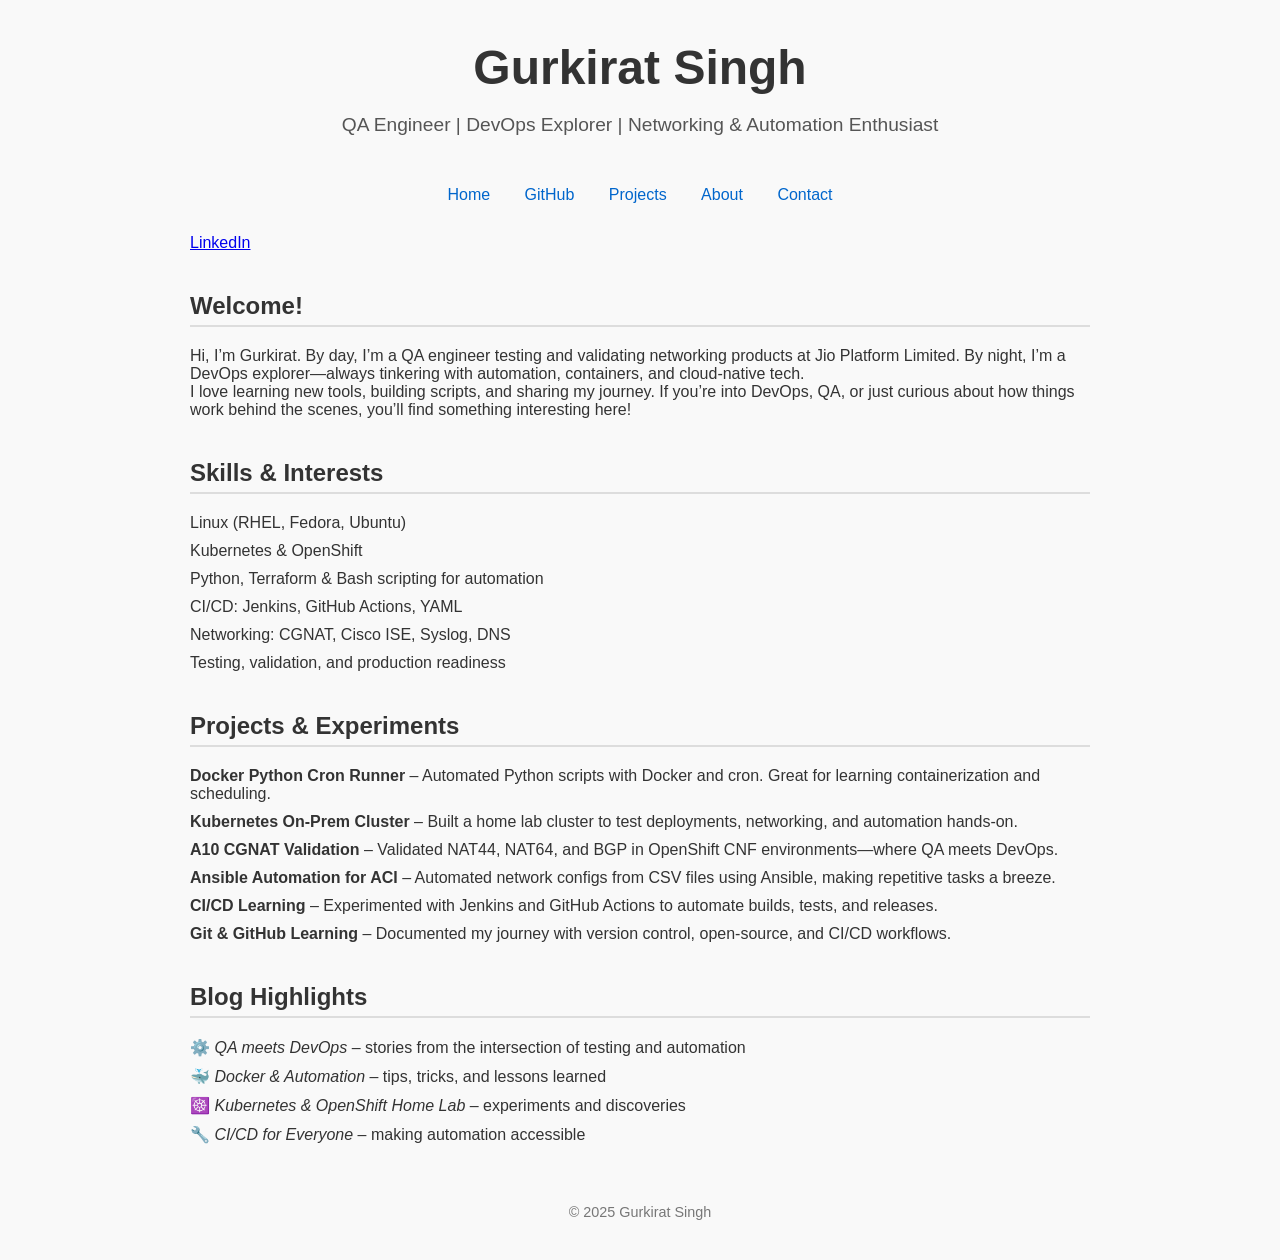
<file: index.html>
<!DOCTYPE html>
<html lang="en">
<head>
  <meta charset="UTF-8" />
  <title>Gurkirat Singh | DevOps & Networking Journey</title>
  <meta name="viewport" content="width=device-width, initial-scale=1.0" />
  <meta name="description" content="Gurkirat Singh’s GitHub Pages – learning DevOps, Kubernetes, OpenShift, Networking, and Automation." />
  <style>
    body {
      font-family: -apple-system, BlinkMacSystemFont, "Segoe UI", Roboto, Oxygen, Ubuntu, Cantarell, "Open Sans", "Helvetica Neue", sans-serif;
      background-color: #f9f9f9;
      color: #333;
      margin: 0;
      padding: 0;
    }
    .container {
      max-width: 900px;
      margin: 0 auto;
      padding: 40px 20px;
    }
    header {
      text-align: center;
      margin-bottom: 50px;
    }
    h1 {
      font-size: 3em;
      margin: 0;
    }
    p.tagline {
      font-size: 1.2em;
      color: #555;
    }
    nav {
      text-align: center;
      margin: 30px 0;
    }
    nav a {
      margin: 0 15px;
      text-decoration: none;
      color: #0066cc;
      font-weight: 500;
    }
    nav a:hover {
      text-decoration: underline;
    }
    section {
      margin: 40px 0;
    }
    h2 {
      border-bottom: 2px solid #ddd;
      padding-bottom: 5px;
    }
    ul {
      list-style: none;
      padding: 0;
    }
    ul li {
      margin: 10px 0;
    }
    footer {
      text-align: center;
      margin-top: 60px;
      font-size: 0.9em;
      color: #777;
    }
  </style>
</head>
<body>
  <div class="container">
    <header>
      <h1>Gurkirat Singh</h1>
      <p class="tagline">QA Engineer | DevOps Explorer | Networking & Automation Enthusiast</p>
    </header>

    <nav>
      <a href="/index.html">Home</a> 
      <a href="https://github.com/gurkiratm">GitHub</a>
      <a href="/projects.html">Projects</a>
      <a href="/about.html">About</a>
      <a href="mailto:gurkiratmall207+git@gmail.com">Contact</a>
    </nav>
    <script src="https://platform.linkedin.com/badges/js/profile.js" async defer type="text/javascript"></script>
    <div class="badge-base LI-profile-badge" data-locale="en_US" data-size="medium" data-theme="light" data-type="HORIZONTAL" data-vanity="gurkiratm" data-version="v1"><a class="badge-base__link LI-simple-link" href="https://in.linkedin.com/in/gurkiratm?trk=profile-badge">LinkedIn</a></div>
    <section>
      <h2>Welcome!</h2>
      <p>Hi, I’m Gurkirat. By day, I’m a QA engineer testing and validating networking products at Jio Platform Limited. By night, I’m a DevOps explorer—always tinkering with automation, containers, and cloud-native tech.<br>
      I love learning new tools, building scripts, and sharing my journey. If you’re into DevOps, QA, or just curious about how things work behind the scenes, you’ll find something interesting here!</p>
    </section>
    <section>
      <h2>Skills & Interests</h2>
      <ul>
        <li>Linux (RHEL, Fedora, Ubuntu)</li>
        <li>Kubernetes & OpenShift</li>
        <li>Python, Terraform & Bash scripting for automation</li>
        <li>CI/CD: Jenkins, GitHub Actions, YAML</li>
        <li>Networking: CGNAT, Cisco ISE, Syslog, DNS</li>
        <li>Testing, validation, and production readiness</li>
      </ul>
    </section>

    <section>
      <h2>Projects & Experiments</h2>
      <ul>
        <li><strong>Docker Python Cron Runner</strong> – Automated Python scripts with Docker and cron. Great for learning containerization and scheduling.</li>
        <li><strong>Kubernetes On-Prem Cluster</strong> – Built a home lab cluster to test deployments, networking, and automation hands-on.</li>
        <li><strong>A10 CGNAT Validation</strong> – Validated NAT44, NAT64, and BGP in OpenShift CNF environments—where QA meets DevOps.</li>
        <li><strong>Ansible Automation for ACI</strong> – Automated network configs from CSV files using Ansible, making repetitive tasks a breeze.</li>
        <li><strong>CI/CD Learning</strong> – Experimented with Jenkins and GitHub Actions to automate builds, tests, and releases.</li>
        <li><strong>Git & GitHub Learning</strong> – Documented my journey with version control, open-source, and CI/CD workflows.</li>
      </ul>
    </section>

    <section>
      <h2>Blog Highlights</h2>
      <ul>
        <li>⚙️ <em>QA meets DevOps</em> – stories from the intersection of testing and automation</li>
        <li>🐳 <em>Docker & Automation</em> – tips, tricks, and lessons learned</li>
        <li>☸️ <em>Kubernetes & OpenShift Home Lab</em> – experiments and discoveries</li>
        <li>🔧 <em>CI/CD for Everyone</em> – making automation accessible</li>
      </ul>
    </section>

    <footer>
      &copy; 2025 Gurkirat Singh 
      <!-- &copy; 2025 Gurkirat Singh • Built with ❤️ on GitHub Pages -->
    </footer>
  </div>
</body>
</html>
</file>
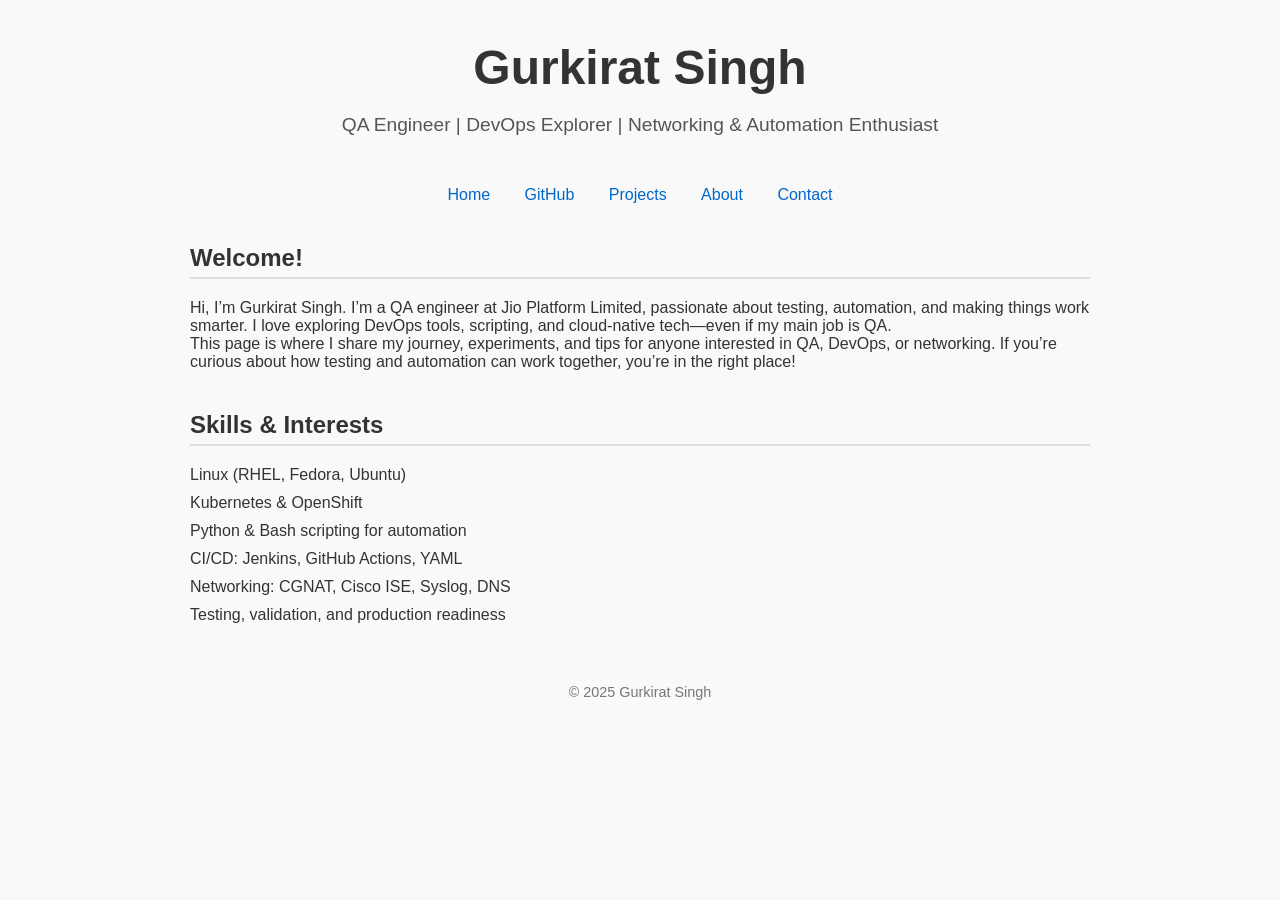
<file: about.html>
<!DOCTYPE html>
<html lang="en">
<head>
  <meta charset="UTF-8" />
  <title>About | Gurkirat Singh</title>
  <meta name="viewport" content="width=device-width, initial-scale=1.0" />
  <meta name="description" content="About Gurkirat Singh – DevOps, Networking, Automation, and Cloud-Native journey." />
  <style>
    body {
      font-family: -apple-system, BlinkMacSystemFont, "Segoe UI", Roboto, Oxygen, Ubuntu, Cantarell, "Open Sans", "Helvetica Neue", sans-serif;
      background-color: #f9f9f9;
      color: #333;
      margin: 0;
      padding: 0;
    }
    .container {
      max-width: 900px;
      margin: 0 auto;
      padding: 40px 20px;
    }
    header {
      text-align: center;
      margin-bottom: 50px;
    }
    h1 {
      font-size: 3em;
      margin: 0;
    }
    p.tagline {
      font-size: 1.2em;
      color: #555;
    }
    nav {
      text-align: center;
      margin: 30px 0;
    }
    nav a {
      margin: 0 15px;
      text-decoration: none;
      color: #0066cc;
      font-weight: 500;
    }
    nav a:hover {
      text-decoration: underline;
    }
    section {
      margin: 40px 0;
    }
    h2 {
      border-bottom: 2px solid #ddd;
      padding-bottom: 5px;
    }
    ul {
      list-style: none;
      padding: 0;
    }
    ul li {
      margin: 10px 0;
    }
    footer {
      text-align: center;
      margin-top: 60px;
      font-size: 0.9em;
      color: #777;
    }
  </style>
</head>
<body>
  <div class="container">
    <header>
      <h1>Gurkirat Singh</h1>
      <p class="tagline">QA Engineer | DevOps Explorer | Networking & Automation Enthusiast</p>
    </header>

    <nav>
      <a href="/index.html">Home</a> 
      <a href="https://github.com/gurkiratm">GitHub</a>
      <a href="/projects.html">Projects</a>
      <a href="/about.html">About</a>
      <a href="mailto:gurkiratmall207+git@gmail.com">Contact</a>
    </nav>
    </header>

    <section>
      <h2>Welcome!</h2>
      <p>Hi, I’m Gurkirat Singh. I’m a QA engineer at Jio Platform Limited, passionate about testing, automation, and making things work smarter. I love exploring DevOps tools, scripting, and cloud-native tech—even if my main job is QA.<br>
      This page is where I share my journey, experiments, and tips for anyone interested in QA, DevOps, or networking. If you’re curious about how testing and automation can work together, you’re in the right place!</p>
    </section>

    <section>
      <h2>Skills & Interests</h2>
      <ul>
        <li>Linux (RHEL, Fedora, Ubuntu)</li>
        <li>Kubernetes & OpenShift </li>
        <li>Python & Bash scripting for automation</li>
        <li>CI/CD: Jenkins, GitHub Actions, YAML</li>
        <li>Networking: CGNAT, Cisco ISE, Syslog, DNS</li>
        <li>Testing, validation, and production readiness</li>
      </ul>
    </section>

    <footer>
      &copy; 2025 Gurkirat Singh
      <!-- &copy; 2025 Gurkirat Singh • Built with ❤️ on GitHub Pages -->
    </footer>
  </div>
</body>
</html>
</file>
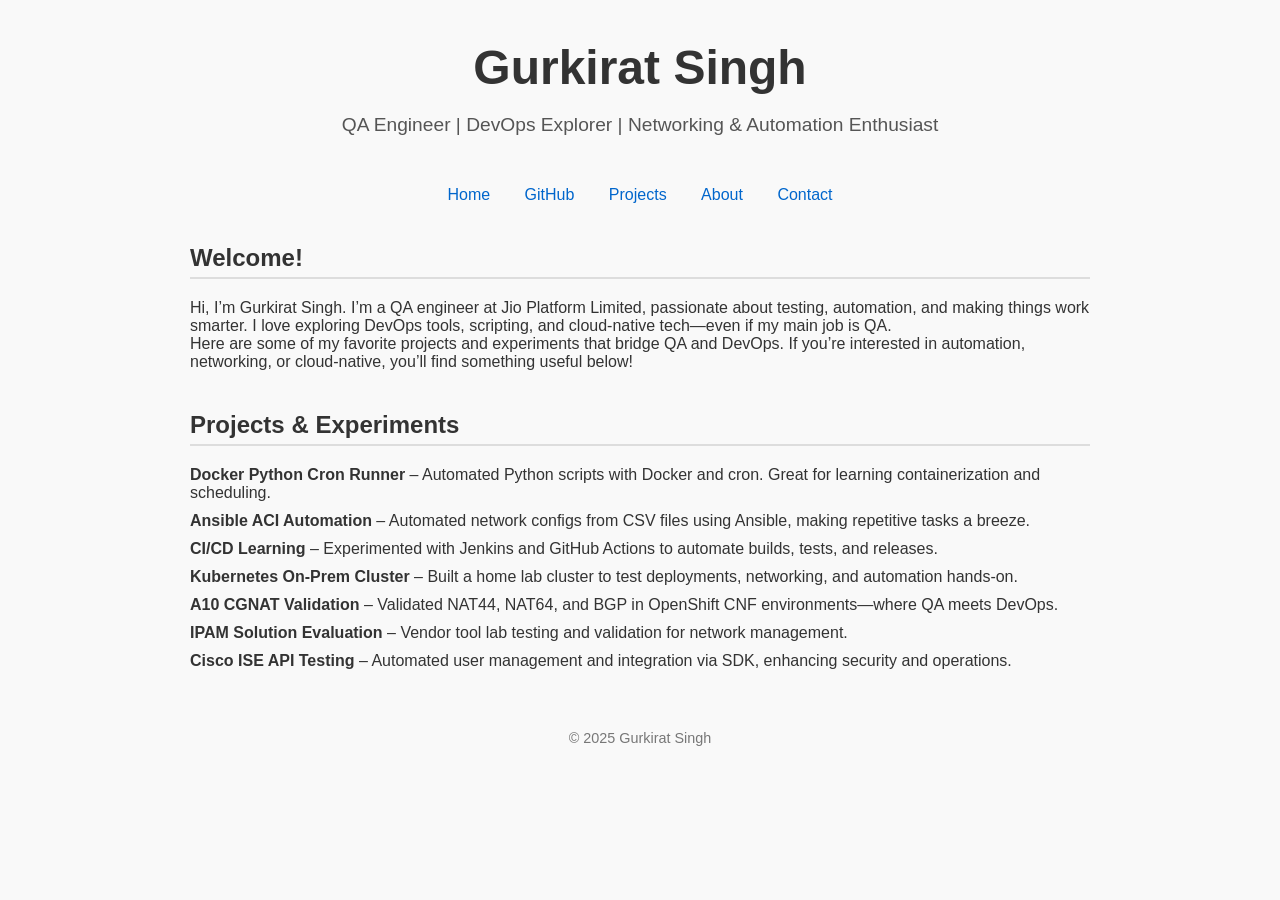
<file: projects.html>
<!DOCTYPE html>
<html lang="en">
<head>
  <meta charset="UTF-8" />
  <title>Projects | Gurkirat Singh</title>
  <meta name="viewport" content="width=device-width, initial-scale=1.0" />
  <meta name="description" content="Projects by Gurkirat Singh – DevOps, Networking, Automation, and Cloud-Native work." />
  <style>
    body {
      font-family: -apple-system, BlinkMacSystemFont, "Segoe UI", Roboto, Oxygen, Ubuntu, Cantarell, "Open Sans", "Helvetica Neue", sans-serif;
      background-color: #f9f9f9;
      color: #333;
      margin: 0;
      padding: 0;
    }
    .container {
      max-width: 900px;
      margin: 0 auto;
      padding: 40px 20px;
    }
    header {
      text-align: center;
      margin-bottom: 50px;
    }
    h1 {
      font-size: 3em;
      margin: 0;
    }
    p.tagline {
      font-size: 1.2em;
      color: #555;
    }
    nav {
      text-align: center;
      margin: 30px 0;
    }
    nav a {
      margin: 0 15px;
      text-decoration: none;
      color: #0066cc;
      font-weight: 500;
    }
    nav a:hover {
      text-decoration: underline;
    }
    section {
      margin: 40px 0;
    }
    h2 {
      border-bottom: 2px solid #ddd;
      padding-bottom: 5px;
    }
    ul {
      list-style: none;
      padding: 0;
    }
    ul li {
      margin: 10px 0;
    }
    footer {
      text-align: center;
      margin-top: 60px;
      font-size: 0.9em;
      color: #777;
    }
  </style>
</head>
<body>
  <div class="container">
    <header>
      <h1>Gurkirat Singh</h1>
      <p class="tagline">QA Engineer | DevOps Explorer | Networking & Automation Enthusiast</p>
    </header>
    <nav>
      <a href="/index.html">Home</a> 
      <a href="https://github.com/gurkiratm">GitHub</a>
      <a href="/projects.html">Projects</a>
      <a href="/about.html">About</a>
      <a href="mailto:gurkiratmall207+git@gmail.com">Contact</a>
    </nav>
    <section>
      <h2>Welcome!</h2>
      <p>Hi, I’m Gurkirat Singh. I’m a QA engineer at Jio Platform Limited, passionate about testing, automation, and making things work smarter. I love exploring DevOps tools, scripting, and cloud-native tech—even if my main job is QA.<br>
      Here are some of my favorite projects and experiments that bridge QA and DevOps. If you’re interested in automation, networking, or cloud-native, you’ll find something useful below!</p>
    </section>

    <section>
      <h2>Projects & Experiments</h2>
      <ul>
        <li><strong>Docker Python Cron Runner</strong> – Automated Python scripts with Docker and cron. Great for learning containerization and scheduling.</li>
        <li><strong>Ansible ACI Automation</strong> – Automated network configs from CSV files using Ansible, making repetitive tasks a breeze.</li>
        <li><strong>CI/CD Learning</strong> – Experimented with Jenkins and GitHub Actions to automate builds, tests, and releases.</li>
        <li><strong>Kubernetes On-Prem Cluster</strong> – Built a home lab cluster to test deployments, networking, and automation hands-on.</li>
        <li><strong>A10 CGNAT Validation</strong> – Validated NAT44, NAT64, and BGP in OpenShift CNF environments—where QA meets DevOps.</li>
        <li><strong>IPAM Solution Evaluation</strong> – Vendor tool lab testing and validation for network management.</li>
        <li><strong>Cisco ISE API Testing</strong> – Automated user management and integration via SDK, enhancing security and operations.</li>
      </ul>
    </section>

    <footer>
      &copy; 2025 Gurkirat Singh
      <!-- &copy; 2025 Gurkirat Singh • Built with ❤️ on GitHub Pages -->
    </footer>
  </div>
</body>
</file>
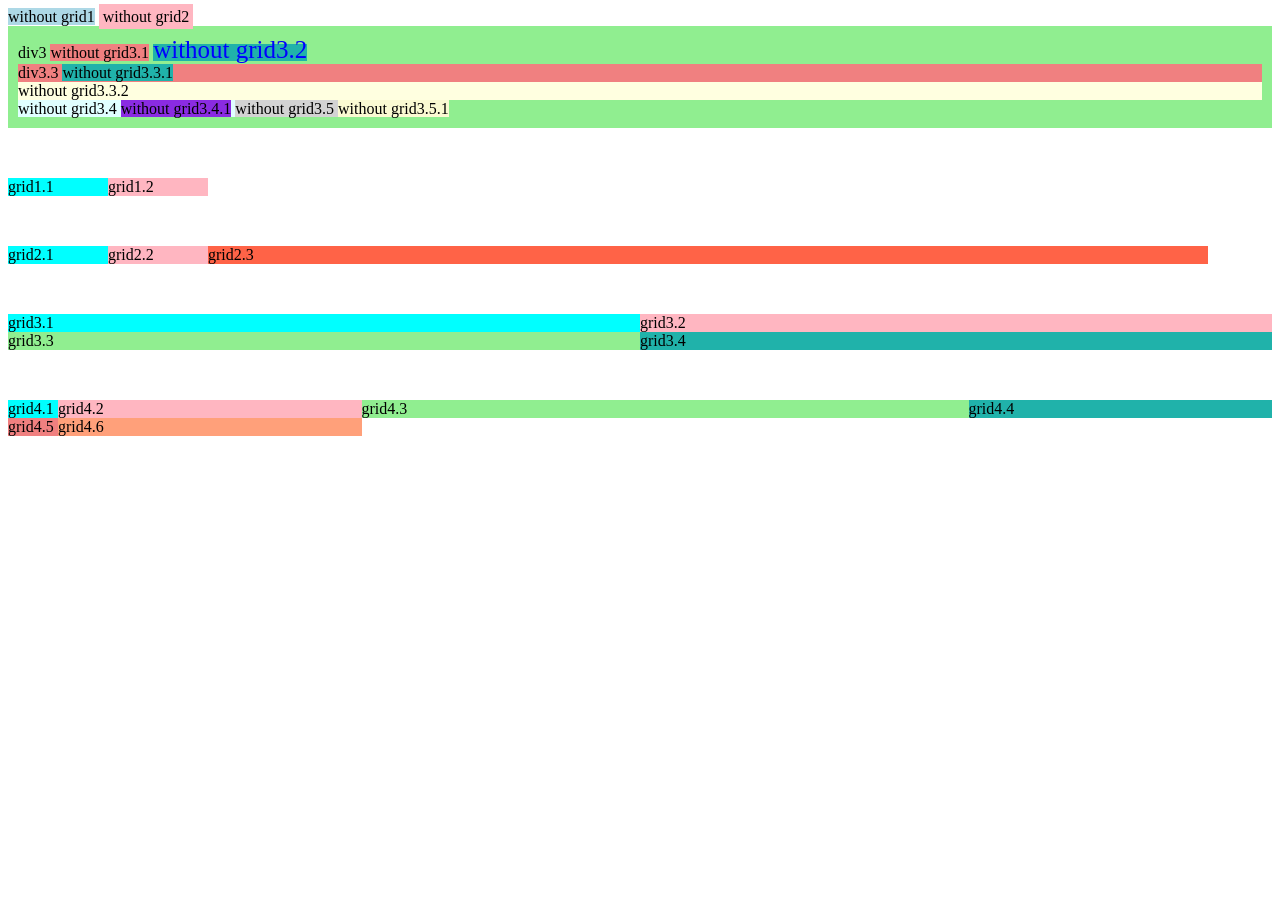
<file: Learning html and css/div_grid_practice.html>
<!DOCTYPE html>
<html>
  <head>
    <title> grid Practice</title>
      <style>
        /* div{
          background-color: grey;
        } */
        .div1_class{
          
        }
        </style>
  </head>
  <body>
    <div style="background-color: lightblue; display: inline;">without grid1</div>
    <div style="background-color: lightpink; display: inline;padding: 4px;">without grid2</div>
    <div style="background-color: lightgreen; margin-bottom: 50px;padding:10px;">div3
      <div style="background-color: lightcoral; display: inline;">without grid3.1</div>
      <div style="background-color: lightseagreen; display: inline;"><p style="color: blue;display: inline; font-size: 25px;">without grid3.2</p></div>
      <div style="background-color: lightcoral;">div3.3
        <div style="background-color: lightseagreen;display: inline;">without grid3.3.1</div>
        <div style="background-color: lightyellow;">without grid3.3.2</div>
      </div>
      <div style="background-color: lightcyan;display: inline;">without grid3.4
        <div style="background-color: blueviolet;display: inline;">without grid3.4.1</div>
      </div>
      <div style="background-color: lightgray;display: inline;">without grid3.5
        <div style="background-color: lightgoldenrodyellow;display: inline;">without grid3.5.1</div>
      </div>
      <!-- when having more than one column using div we can't create rows inside the colums. 
       workaround is to create mutliple div without display inline and create columns in it -->
    </div>
    <div style="display: grid;
      grid-template-columns: 100px 100px;">
      <div style="background-color: aqua;">
          grid1.1 
      </div>
      <div style="background-color: lightpink;">
          grid1.2
      </div>
    </div>
    <!-- layout is more rigid for grid -->
    <div style="
      margin-top: 50px;
      display: grid;
      grid-template-columns: 100px 100px 1000px;">
      <div style="background-color: aqua;">
        grid2.1
      </div>
      <div style="background-color: lightpink;">
        grid2.2
      </div>
      <div style="background-color: tomato;">
       grid2.3
      </div>
      <!-- <div style="background-color:burlywood;">
        div6
      </div> -->
    </div>
    <div style="
      margin-top: 50px;
      display: grid;
      grid-template-columns: 1fr 1fr;">
      <!-- grid-template-columns: 100px 1fr;"> -->
      <div style="background-color: aqua;"> grid3.1 </div>
      <div style="background-color: lightpink;"> grid3.2 </div>
      <div style="background-color: lightgreen;"> grid3.3 </div>
      <div style="background-color: lightseagreen;"> grid3.4 </div>
    </div>
    <div style="
    margin-top: 50px;
    display: grid;
    grid-template-columns: 50px 1fr 2fr 1fr;">
      <div style="background-color: aqua;"> grid4.1 </div>
      <div style="background-color: lightpink;"> grid4.2 </div>
      <div style="background-color: lightgreen;"> grid4.3 </div>
      <div style="background-color: lightseagreen;"> grid4.4 </div>
      <div style="background-color: lightcoral;"> grid4.5 </div>
      <div style="background-color: lightsalmon;"> grid4.6 </div>
    </div>
  </body>
</html>
</file>
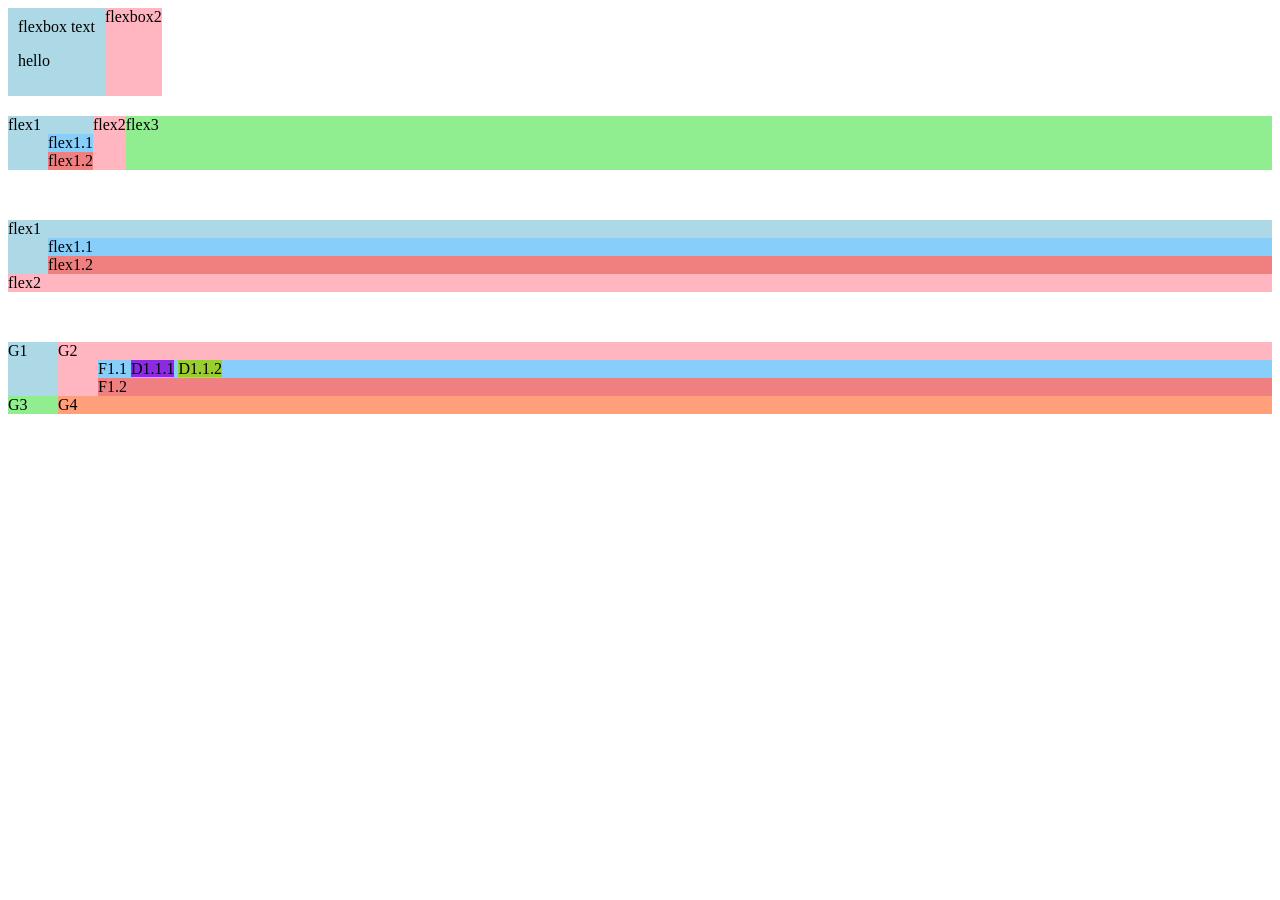
<file: Learning html and css/flex_practice.html>
<!DOCTYPE html>
<html>
  <head>
    <title>Flexbox Practice</title>
  </head>
  <body>
    <div style="
        display: flex; margin-bottom: 20px;">
      <div style="background-color: lightblue;padding: 10px;">
        flexbox text
        <p>hello</p>
      </div>
      <div style="background-color: lightpink;">
        flexbox2
      </div>
    </div>

    <div style="display: flex; flex-direction: row;">
      <div style="display: flex; flex-direction: column;background-color:lightblue;">flex1
        <div style="background-color: lightskyblue;margin-left: 40px;">flex1.1</div>
        <div style="background-color: lightcoral;margin-left: 40px;">flex1.2</div>
      </div>
      <div style="background-color:lightpink;">flex2</div>
      <div style="background-color:lightgreen;flex: 1;">flex3</div>
    </div>
    
    <div style="display: flex; flex-direction: column;margin-top: 50px;">
      <div style="display: flex; flex-direction: column;background-color:lightblue;">flex1
        <div style="background-color: lightskyblue;margin-left: 40px;">flex1.1</div>
        <div style="background-color: lightcoral;margin-left: 40px;">flex1.2</div>
      </div>
      <div style="background-color:lightpink;">flex2</div>
      <!-- <div style="background-color:lightgreen;">flex3</div> -->
    </div>

    <div style="display: grid; grid-template-columns: 50px 1fr ;margin-top: 50px;">
      <div style="background-color:lightblue;">
        G1
      </div>
      <div style="display: flex; flex-direction: column;background-color:lightpink;">G2
        <div style="background-color: lightskyblue;margin-left: 40px;">F1.1
          <div style="background-color: blueviolet;display: inline;">D1.1.1</div>
          <div style="background-color: yellowgreen;display: inline;">D1.1.2</div>
        </div>
        <div style="background-color: lightcoral;margin-left: 40px;">F1.2</div>
      </div>
      <!-- <div style="background-color:lightgreen;">flex3</div> -->
       <div style="background-color:lightgreen;">G3</div>
       <div style="background-color:lightsalmon;">G4</div>
    </div>
  </body>
</ht
</file>
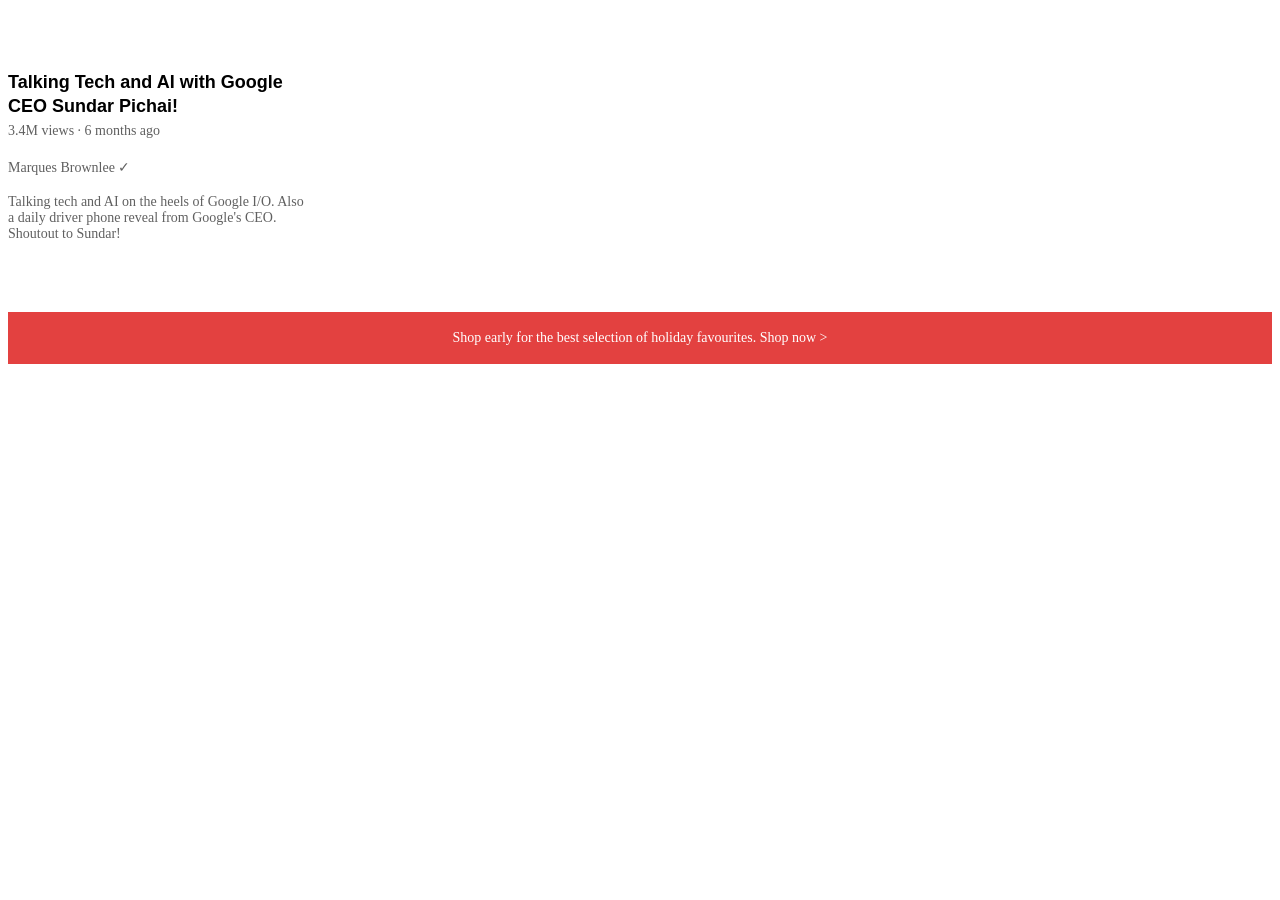
<file: Learning html and css/text.html>
<!DOCTYPE html>
<html>
  <head>
    <title>Text_html</title>
    <link rel="stylesheet" href="test_style.css">
    <link rel="preconnect" href="https://fonts.googleapis.com">
    <link rel="preconnect" href="https://fonts.gstatic.com" crossorigin>
    <link href="https://fonts.googleapis.com/css2?family=Roboto:ital,wght@0,100..900;1,100..900&display=swap" rel="stylesheet">
  </head>
  <body>
    <p class="video-title"> 
      Talking Tech and AI with Google CEO Sundar Pichai!
    </p>
    <p class="video-views">
      3.4M views &#183; 6 months ago
    </p>
    <p class="channel-name">
      Marques Brownlee &#x2713;
    </p>
    <p class="video-description">
      Talking tech and AI on the heels of Google I/O. Also a daily driver phone reveal from Google's CEO. Shoutout to Sundar!
    </p>
    <p class="apple-text">
      Shop early for the best selection of holiday favourites. <span class="shop-span"> Shop now &gt </span>
      <!-- Shop early for the best <strong>selection</strong> of <u>holiday</u> favourites. Shop now &gt -->
    </p>
  </body>
</html>
</file>
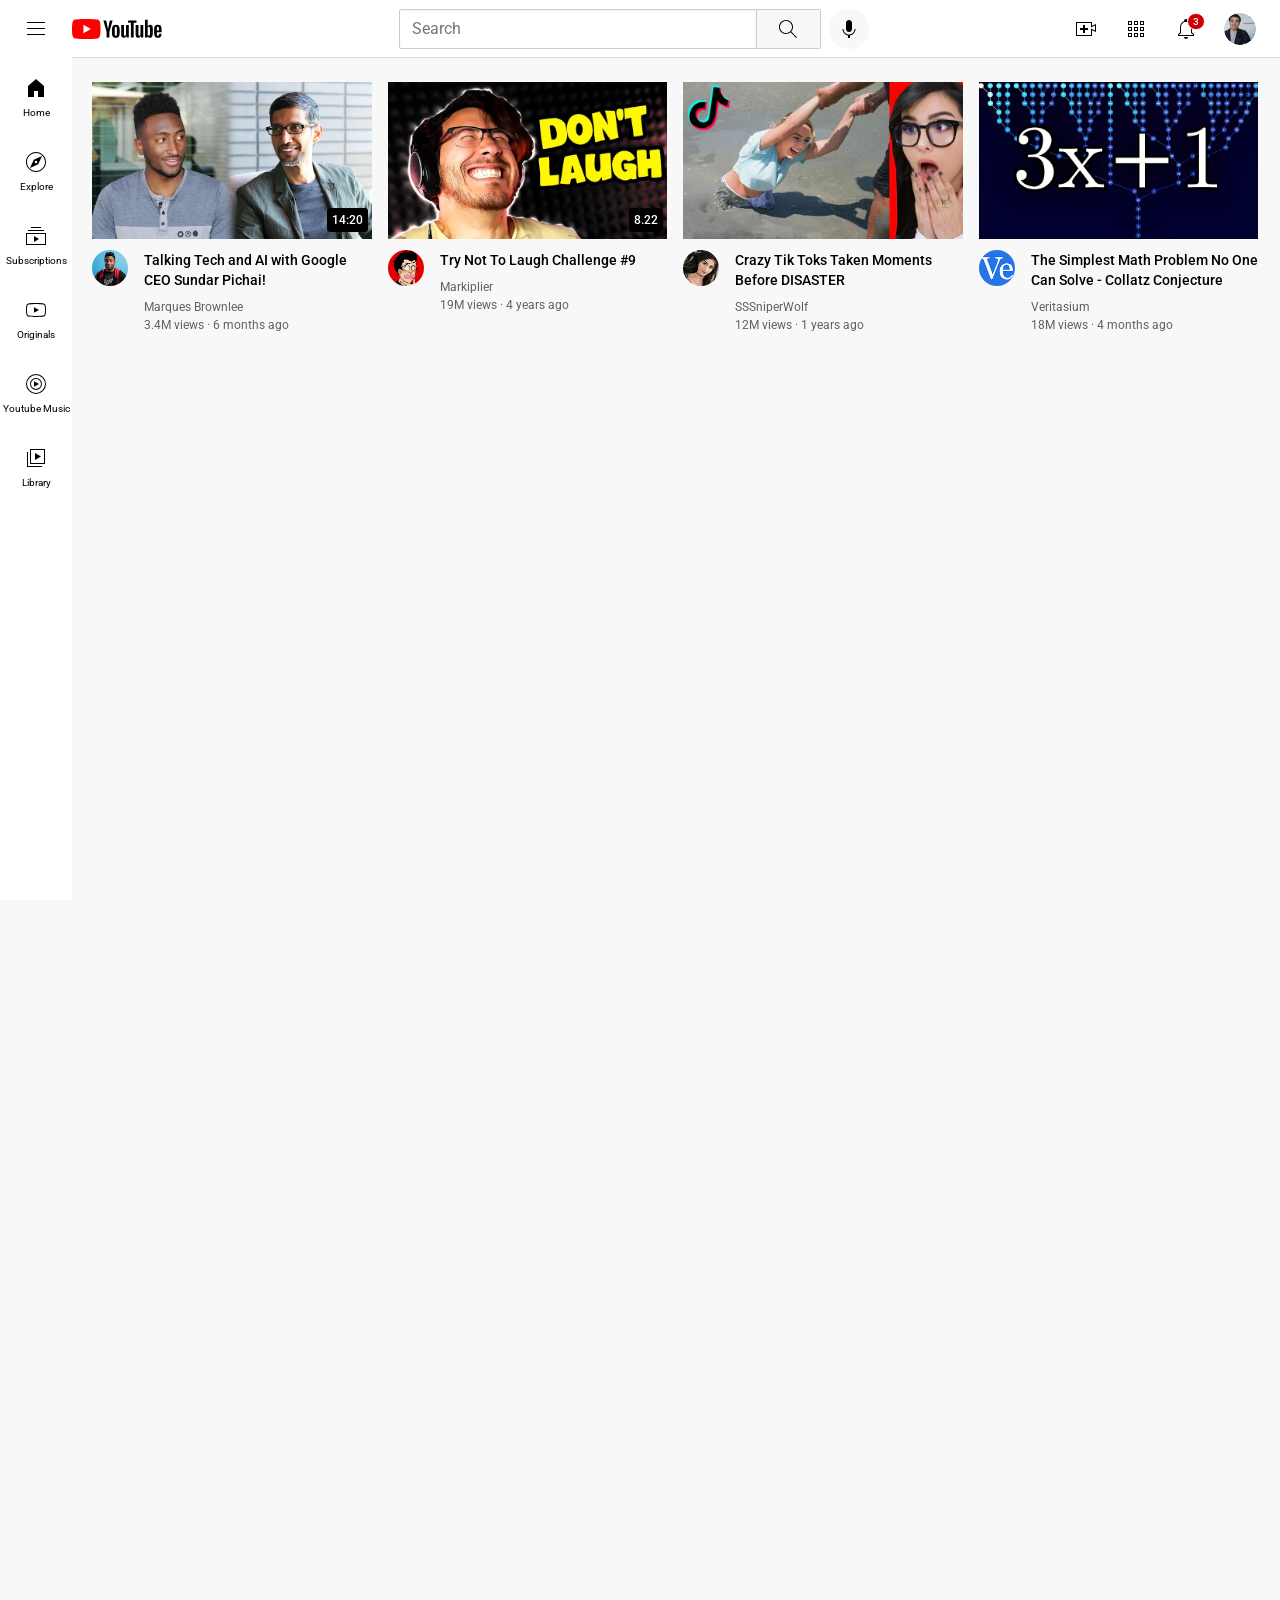
<file: Learning html and css/youtube_clone/youtube_exercise.html>
<!DOCTYPE html>
<html>
  <head>
    <title>Youtube clone</title>
    <link rel="stylesheet" href="general.css">
    <link rel="stylesheet" href="header.css">
    <link rel="stylesheet" href="sidebar.css">
    <link rel="stylesheet" href="body.css">
    <link rel="preconnect" href="https://fonts.googleapis.com">
    <link rel="preconnect" href="https://fonts.gstatic.com" crossorigin>
    <link href="https://fonts.googleapis.com/css2?family=Roboto:ital,wght@0,100..900;1,100..900&display=swap" rel="stylesheet">
  </head>
  <body>
    <header class="header">
      <div class="left-section">
        <img class="icon-hamburger" src="icons&images/hamburger-menu.svg">
        <img class="icon-youtube" src="icons&images/youtube-logo.svg">
      </div>
      <div class="middle-section">
        <input class="search-bar" type="text" placeholder="Search">
        <button class="search-button">
          <img class="icon-search" src="icons&images/search.svg">
          <div class="tooltip">Search</div>
        </button>
        <button class="voice-button">
          <img class="icon-voice" src="icons&images/voice-search-icon.svg">
          <div class="tooltip">Search with voice</div>
          <!-- <div>Search with voice</div>  can also target div directly by .search-button div {}-->
        </button>
      </div>
      <div class="right-section">
        <div class="container-icon-upload">
          <img class="icon-upload" src="icons&images/upload.svg">
          <div class="tooltip">Create</div>
        </div>
        <div class="container-apps">
          <img class="icon-apps" src="icons&images/youtube-apps.svg" >
          <div class="tooltip">YouTube Apps</div>
        </div>
        <div class="notifications-container">
          <img class="icon-notifications" src="icons&images/notifications.svg" >
          <div class="icon-notifications-count">3</div>
          <div class="tooltip">Notifications</div>
        </div>
        <img class="channel-img" src="icons&images/my-channel.jpeg">
      </div>
    </header>

    <nav class="sidebar">
      <div class="sidebar-links">
        <img class="sidebar-icons" src="icons&images/home.svg">
        <div class="sidebar-icons-name">Home</div>
      </div>
      <div class="sidebar-links">
        <img class="sidebar-icons" src="icons&images/explore.svg">
        <div class="sidebar-icons-name">Explore</div>
      </div>
      <div class="sidebar-links">
        <img class="sidebar-icons" src="icons&images/subscriptions.svg">
        <div class="sidebar-icons-name">Subscriptions</div>
      </div>
      <div class="sidebar-links">
        <img class="sidebar-icons" src="icons&images/originals.svg">
        <div class="sidebar-icons-name">Originals</div>
        </div>
      <div class="sidebar-links">
        <img class="sidebar-icons" src="icons&images/youtube-music.svg">
        <div class="sidebar-icons-name">Youtube Music</div>
      </div>
      <div class="sidebar-links">
        <img class="sidebar-icons" src="icons&images/library.svg">
        <div class="sidebar-icons-name">Library</div>
      </div>
    </nav>

    <main>
      <section class="video-grid">
        <div class="video-preview">
          <div class="thumbnail-row">
            <img class="thumbnail" src="icons&images/thumbnail-1.webp">
            <div class="video-time">14:20</div>
          </div>
          <div class="video-info">
            <div>
              <a href="https://www.youtube.com/c/mkbhd">
                <img class="channel-logo" src="icons&images/channel-1.jpeg">
              </a>
            </div>
            <div>
              <p class="video-title">
                <a class="video-link" href="https://www.youtube.com/watch?v=n2RNcPRtAiY">
                  Talking Tech and AI with Google CEO Sundar Pichai!
                </a>
              </p>
              <p class="video-author">
                <a class="channel-link" href="https://www.youtube.com/c/mkbhd">
                  Marques Brownlee
                </a>  
              </p>
              <p class="video-stats">3.4M views · 6 months ago</p>
            </div>
          </div>
        </div>

        <div class="video-preview">
          <div class="thumbnail-row">
            <a href="https://www.youtube.com/watch?v=mP0RAo9SKZk">
              <img class="thumbnail" src="icons&images/thumbnail-2.webp">
            </a>
            <div class="video-time">8.22</div>
          </div>
            <div class="video-info">
              <div>
                <a href="https://www.youtube.com/c/markiplier">
                  <img class="channel-logo" src="icons&images/channel-2.jpeg">
                </a>
              </div>
              <div>
                <p class="video-title">
                  <a class="video-link" href="https://www.youtube.com/watch?v=mP0RAo9SKZk">
                    Try Not To Laugh Challenge #9
                  </a>
                </p>
                <p class="video-author">
                  <a class="channel-link" href="https://www.youtube.com/c/markiplier">
                    Markiplier
                  </a>
                </p>
                <p class="video-stats">19M views · 4 years ago</p>
              </div>
            </div>
          </div>
            
        <div class="video-preview">
          <img class="thumbnail" src="icons&images/thumbnail-3.webp">
          <div class="video-info">
            <div>
              <img class="channel-logo" src="icons&images/channel-3.jpeg">
            </div>
            <div>
              <p class="video-title">Crazy Tik Toks Taken Moments Before DISASTER</p>
              <p class="video-author">SSSniperWolf</p>
              <p class="video-stats">12M views · 1 years ago</p>
            </div>
          </div>
        </div>
        <div class="video-preview">
          <img class="thumbnail" src="icons&images/thumbnail-4.webp">
          <div class="video-info">
            <div>
              <img class="channel-logo" src="icons&images/channel-4.jpeg">
            </div>
            <div>
              <p class="video-title">The Simplest Math Problem No One Can Solve - Collatz Conjecture</p>
              <p class="video-author">Veritasium</p>
              <p class="video-stats">18M views · 4 months ago</p>
            </div>
          </div>
        </div>
      </section>
    </main>
    

  </body>
</html>
</file>
<file: Learning html and css/test_style.css>
p{
  margin-top: 0px;
  margin-bottom: 0px;
  font-size: 14px;
  }
.video-title {
  /* font-family:Roboto; */
  font-family: Arial;
  font-size:18px;
  font-weight:bold;
  width:300px;
  line-height:24px;
  /*font-style:italic;
  text-align:center;*/
  margin-top:70px;
  margin-bottom:5px;
}
.video-views{
  margin-bottom: 20px;
  color: rgb(96, 96, 96);
}
.channel-name{
  margin-bottom: 18px;
  color: rgb(96, 96, 96);
}
.video-description{
  width: 300px;
  color: rgb(96, 96, 96);
}
.apple-text{
  margin-top: 70px;
  background-color: rgb(227, 65, 64);
  color: white;
  padding: 18px;
  text-align: center;
}
.shop-span{
  cursor: pointer;
}
.shop-span:hover{
 text-decoration: underline;
}
</file>
<file: Learning html and css/youtube_clone/general.css>
/* General CSS */
p{
  font-family: Roboto, Arial;
  /* font-weight: 500; */
  margin-top: 0;
  margin-bottom: 0;
  margin-left: 4px;
}
body{
  font-family: Roboto, Arial, sans-serif;
  font-weight: 500;
  font-size: 14px;
  margin: 0;
  height: 3000px;
  /* padding-top: 70px;
  padding-left: 80px;
  padding-right: 2px; */
  padding: 70px 10px 0px 80px;
  background-color: rgb(248, 248, 248);
  /* box-shadow: inset 5px 5px 5px rgb(0,0,0,1); */
}
/* General CSS END*/
</file>
<file: Learning html and css/youtube_clone/header.css>
/* Header CSS */
.header{
  /* background-color: grey; */
  height: 57px;
  display: flex;
  flex-direction: row;
  justify-content: space-between;
  position: fixed;
  top: 0;
  left: 0;
  right: 0;
  background-color: white;
  /* border-bottom: solid;
  border-bottom-width: 1px;
  border-bottom-color: rgb(197, 196, 196); */
  border-bottom: 1px solid rgb(222, 222, 222);
  margin-bottom: 20px;
  z-index: 100;
  align-items: center;
}
.left-section{
  /* background-color: lightblue; */
  /* width: 150px; */
  display: flex;
  align-items: center;
  /* justify-content: space-between; */
}
.icon-hamburger{
 height: 24px;
 margin-left: 24px;
 margin-right: 24px;
 cursor: pointer;
}
.icon-youtube{
  height: 20px;
  cursor: pointer;
}
.middle-section{
  /* background-color: lightcoral; */
  flex: 1;
  margin-left: 60px;
  /* margin-right: 20px; */
  max-width: 470px;
  display: flex;
  align-items: center;
}
.search-bar{
  font-family: Roboto, Arial, sans-serif;
  flex: 1;
  height: 40px;
  padding-left: 12px;
  box-sizing: border-box;
  /* padding: 0 12px; */
  font-size: 16px;
  /* border-width: 1px;
  border-style: solid;
  border-color: rgb(192,192,192); */
  border: 1px solid rgb(204, 204, 204);
  /* border-radius: 2px; */
  border-top-left-radius: 2px;
  border-bottom-left-radius: 2px;
  box-shadow: inset 0px 1px 2px rgb(238, 238, 238);
  width: 0;
  min-width: 0;
}
.search-bar::placeholder{
 font-size: 16px;
}
.search-button{
  height: 40px;
  width: 64px;
  border: 1px solid rgb(204, 204, 204);
  background-color: rgb(247, 247, 247);
  border-left: none;
  border-top-right-radius: 2px;
  border-bottom-right-radius: 2px;
  margin-right: 8px;
  cursor: pointer;
  align-items: center;
  /* position: relative;  */
}

.search-button,
.voice-button,
.container-icon-upload,
.container-apps,
.notifications-container {
  position: relative;
  display: flex;
  justify-content: center;
  align-items: center;
}

.search-button .tooltip,
.voice-button .tooltip,
.container-icon-upload .tooltip,
.container-apps .tooltip,
.notifications-container .tooltip
{
  font-family: Roboto,Arial, sans-serif;
  position: absolute;
  bottom: -50px;
  background-color: rgba(96, 96, 96, 0.9);
  color: white;
  padding: 8px;
  border-radius: 2px;
  font-size: 12px;
  opacity: 0;
  transition: opacity 0.15s;
  pointer-events: none;
  white-space: nowrap;
}

/* .search-button:hover .tooltip,
.voice-button:hover .tooltip,
.container-icon-upload:hover .tooltip,
.container-apps:hover .tooltip,
.notifications-container:hover .tooltip{
  opacity: 1;
} */

.search-button:hover div{
  opacity: 1;
}

.icon-search{
  height: 24px;
  /* margin-top: 4px; */
}
.voice-button{
  height: 40px;
  width: 40px;
  border-radius: 20px;
  border: none;
  background-color: rgb(248,248,248);
  cursor: pointer;
}
.icon-voice{
  height: 24px;
  /* margin-top: 4px; */
}

.right-section{
  /* background-color: lightgreen; */
  width: 182px;
  display: flex;
  align-items: center;
  justify-content: space-between;
  margin-left: 29px;
  margin-right: 24px;
  flex-shrink: 0;
}
.icon-upload,
.icon-apps,
.icon-notifications{
  height: 24px;
}
.notifications-container{
  position: relative;
}
.icon-notifications-count{
  position: absolute;
  top:-4px;
  right:-7px;
  background-color: rgb(204, 0, 0);
  color: white;
  font-family: Roboto, Arial, Helvetica, sans-serif;
  font-size: 10px;
  padding-left: 5px;
  padding-right: 5px;
  padding-top: 2px;
  padding-bottom: 2px;
  border:solid;
  border-width: 1px;
  border-color: white;
  border-radius: 80px;
}
.channel-img{
  height: 32px;
  border-radius: 16px;
}
/* Header CSS END*/
</file>
<file: Learning html and css/youtube_clone/sidebar.css>
/* Sidebar */
.sidebar{
  background-color: white;
  position: fixed;
  top: 56px;
  bottom: 0;
  left: 0;
  width: 72px;
  z-index: 200;
  padding-top: 4px;
}
.sidebar-links{
  /* background-color: aqua; */
  height: 74px;
  display: flex;
  flex-direction: column;
  justify-content: center;
  align-items: center;
}

.sidebar-links img {
  width: 24px;
  margin-bottom: 6.5px;
}

.sidebar-links div{
  /* font-family: Roboto, Arial, Helvetica, sans-serif; */
  font-size: 10px;
  font-weight: 400;
}
/* .sidebar-icons{
  width: 24px;
  align-content: center;
}
.sidebar-icons-name{
  font-family: Roboto, Arial, Helvetica, sans-serif;
  font-size: 10px;
} */

.sidebar-links:hover{
  background-color: rgb(230, 230, 230);
}

/* Sidebar END */
</file>
<file: Learning html and css/youtube_clone/body.css>
/* Body Video Grid */
.video-grid{
  /* display: flex;
  justify-content: space-between;
  align-content: space-between; */
  display: grid;
  grid-template-columns: 1fr 1fr 1fr;
  column-gap: 8px;
  row-gap: 22px;
  padding: 8px;  
  /* border: 2px solid red ; */
}

@media (max-width: 513px) {
  .video-grid{
    grid-template-columns: 1fr ;
  }
}
@media (min-width:514px) and (max-width:880px) {
  .video-grid{
    grid-template-columns: 1fr 1fr;
  }  
  
}
@media (min-width: 1250px) {
  .video-grid{
    grid-template-columns: 1fr 1fr 1fr 1fr;
  }
}

.video-preview{
  /* background-color: lightcoral; */
  vertical-align: top;
  padding: 4px;
  /* width: 500px; */
  /* height: 300px; */
}
.thumbnail-row{
  position: relative;
  /* background-color: lightcyan; */
}
.thumbnail{
  width: 100%;
} 
.video-time{
background-color: black;
color: white;
bottom: 10px;
right: 4px;
border: 1px solid black;
border-radius: 3px;
position: absolute;
font-size: 12px;
font-weight: 500;
padding: 4px;
}
.video-info{
  /* background-color: aquamarine; */
  /* display: flex;
  flex-direction: row; */
  /* flex: 1; */
  /* justify-content: space-between; */
  display: grid;
  grid-template-columns: 48px 1fr;
}
.channel-logo{
  /* background-color: lightgreen; */
  margin-top: 8px;
  /* margin-right: 5px; */
  width:36px;
  border-radius: 36px;
  /* display: inline-block; */
}
.video-title{
  /* background-color: lightseagreen; */
  font-family: Roboto, Arial, sans-serif;
  font-weight: 500;
  font-size: 14px;
  /* height: 10px; */
  margin-top: 8px;
  width: 100%;
  line-height: 20px;
  margin-bottom: 0px;
}
.video-link{
  text-decoration: none;
  color: black;
}
.video-author{
  margin-top: 10px;
  margin-bottom: 0px;
  font-size: 12px;
  font-weight: 400;
  color: rgb(96, 96, 96);
  
}
.channel-link{
  text-decoration: none;
  color: inherit;
}
.video-stats{
  margin-top: 4px;
  font-size: 12px;
  font-weight: 400;
  color: rgb(96, 96, 96);
  /* background-color:chartreuse; */
}
/* Body Video Grid END */
</file>
